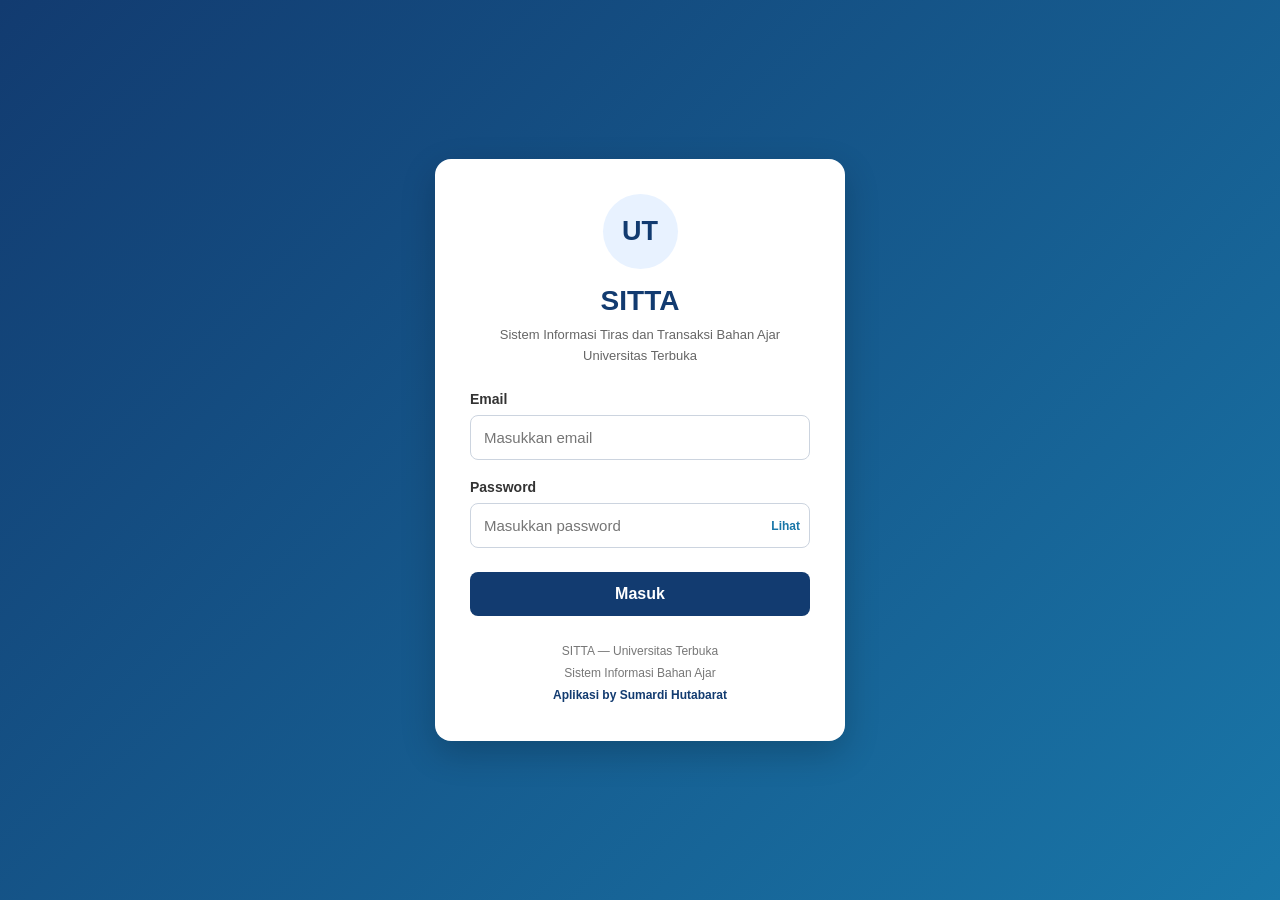
<file: index.html>
```html
<!DOCTYPE html>
<html lang="id">
<head>
    <meta charset="UTF-8">
    <meta name="viewport" content="width=device-width, initial-scale=1.0">

    <!-- Arahkan pengguna ke login jika belum masuk -->
    <script>
        if (!sessionStorage.getItem("sittaPenggunaAktif")) {
            window.location.replace("login.html");
        }
    </script>

    <title>SITTA - Sistem Informasi Tata Bahan Ajar</title>

    <style>
        :root {
            --primary: #0b5cab;
            --primary-dark: #083d73;
            --secondary: #147d92;
            --background: #f3f6fb;
            --text: #243247;
            --muted: #667085;
            --white: #ffffff;
            --border: #e4e9f0;
            --success: #16845b;
        }

        * {
            box-sizing: border-box;
            margin: 0;
            padding: 0;
            font-family: Arial, Helvetica, sans-serif;
        }

        body {
            min-height: 100vh;
            background: var(--background);
            color: var(--text);
        }

        .header {
            position: sticky;
            top: 0;
            z-index: 100;
            display: flex;
            align-items: center;
            justify-content: space-between;
            flex-wrap: wrap;
            gap: 18px;
            padding: 16px 5%;
            background: var(--white);
            box-shadow: 0 3px 12px rgba(15, 35, 65, 0.08);
        }

        .brand {
            display: flex;
            align-items: center;
            gap: 12px;
        }

        .brand-logo {
            display: flex;
            align-items: center;
            justify-content: center;
            width: 46px;
            height: 46px;
            border-radius: 12px;
            background: var(--primary);
            color: white;
            font-size: 20px;
            font-weight: bold;
        }

        .brand h1 {
            color: var(--primary-dark);
            font-size: 22px;
        }

        .brand p {
            margin-top: 4px;
            color: var(--muted);
            font-size: 12px;
        }

        .nav-menu {
            display: flex;
            flex-wrap: wrap;
            gap: 8px;
        }

        .nav-btn {
            padding: 10px 14px;
            border: none;
            border-radius: 8px;
            background: transparent;
            color: #475467;
            cursor: pointer;
            font-size: 13px;
            font-weight: bold;
        }

        .nav-btn:hover,
        .nav-btn.active {
            background: #e9f2ff;
            color: var(--primary);
        }

        .container {
            width: 100%;
            max-width: 1200px;
            margin: 0 auto;
            padding: 28px 20px 45px;
        }

        .page {
            display: none;
        }

        .page.active {
            display: block;
        }

        .hero {
            position: relative;
            overflow: hidden;
            padding: 38px;
            border-radius: 18px;
            background: linear-gradient(120deg, #0b3b75, #147d92);
            color: white;
        }

        .hero h2 {
            margin-bottom: 12px;
            font-size: 30px;
            line-height: 1.3;
        }

        .hero p {
            max-width: 650px;
            color: #e4efff;
            line-height: 1.8;
        }

        .hero button {
            margin-top: 22px;
            padding: 12px 18px;
            border: none;
            border-radius: 8px;
            background: white;
            color: var(--primary-dark);
            cursor: pointer;
            font-weight: bold;
        }

        .section-title {
            margin: 28px 0 16px;
            color: var(--primary-dark);
            font-size: 22px;
        }

        .stats-grid {
            display: grid;
            grid-template-columns: repeat(3, minmax(0, 1fr));
            gap: 18px;
            margin-top: 24px;
        }

        .stat-card,
        .panel,
        .menu-card {
            padding: 22px;
            border: 1px solid var(--border);
            border-radius: 14px;
            background: var(--white);
            box-shadow: 0 4px 14px rgba(15, 35, 65, 0.04);
        }

        .stat-card p {
            color: var(--muted);
            font-size: 14px;
        }

        .stat-card h3 {
            margin-top: 12px;
            color: var(--primary);
            font-size: 28px;
        }

        .menu-grid {
            display: grid;
            grid-template-columns: repeat(3, minmax(0, 1fr));
            gap: 16px;
        }

        .menu-card h3 {
            margin-bottom: 9px;
            color: var(--primary-dark);
            font-size: 17px;
        }

        .menu-card p {
            color: var(--muted);
            font-size: 13px;
            line-height: 1.7;
        }

        .menu-card button {
            margin-top: 15px;
            padding: 10px 14px;
            border: none;
            border-radius: 8px;
            background: var(--primary);
            color: white;
            cursor: pointer;
        }

        .panel {
            margin-top: 20px;
        }

        .panel h3 {
            margin-bottom: 18px;
            color: var(--primary-dark);
        }

        .form-group {
            margin-bottom: 17px;
        }

        label {
            display: block;
            margin-bottom: 8px;
            color: #344054;
            font-size: 14px;
            font-weight: bold;
        }

        input,
        select,
        textarea {
            width: 100%;
            padding: 12px 13px;
            border: 1px solid #d0d5dd;
            border-radius: 8px;
            outline: none;
            background: white;
            font-size: 14px;
        }

        input:focus,
        select:focus,
        textarea:focus {
            border-color: var(--secondary);
            box-shadow: 0 0 0 3px rgba(20, 125, 146, 0.1);
        }

        textarea {
            min-height: 90px;
            resize: vertical;
        }

        .primary-button {
            padding: 12px 18px;
            border: none;
            border-radius: 8px;
            background: var(--primary);
            color: white;
            cursor: pointer;
            font-size: 14px;
            font-weight: bold;
        }

        .primary-button:hover {
            background: var(--primary-dark);
        }

        .secondary-button {
            padding: 10px 15px;
            border: 1px solid var(--border);
            border-radius: 8px;
            background: white;
            color: var(--primary);
            cursor: pointer;
        }

        .catalog-grid {
            display: grid;
            grid-template-columns: repeat(3, minmax(0, 1fr));
            gap: 18px;
            margin-top: 20px;
        }

        .book-card {
            overflow: hidden;
            border: 1px solid var(--border);
            border-radius: 14px;
            background: white;
        }

        .book-cover {
            display: flex;
            align-items: center;
            justify-content: center;
            min-height: 130px;
            padding: 20px;
            background: #eaf2fc;
            color: var(--primary);
            text-align: center;
            font-size: 18px;
            font-weight: bold;
        }

        .book-info {
            padding: 18px;
        }

        .book-info h3 {
            margin-bottom: 10px;
            color: var(--primary-dark);
            font-size: 16px;
        }

        .book-info p {
            margin-bottom: 7px;
            color: var(--muted);
            font-size: 13px;
        }

        .book-info button {
            width: 100%;
            margin-top: 12px;
        }

        .result-box {
            margin-top: 20px;
            padding: 18px;
            border: 1px solid var(--border);
            border-radius: 10px;
            background: #f8fafc;
            line-height: 1.8;
            overflow-wrap: anywhere;
        }

        .result-box:empty {
            display: none;
        }

        .footer {
            padding: 22px 15px;
            background: white;
            color: var(--muted);
            text-align: center;
            font-size: 12px;
            line-height: 1.8;
        }

        .footer strong {
            color: var(--primary);
        }

        .logout-button {
            padding: 10px 14px;
            border: 1px solid #f0caca;
            border-radius: 8px;
            background: #fff4f4;
            color: #b42318;
            cursor: pointer;
            font-size: 13px;
            font-weight: bold;
        }

        @media (max-width: 850px) {
            .header {
                align-items: flex-start;
                flex-direction: column;
            }

            .stats-grid,
            .menu-grid,
            .catalog-grid {
                grid-template-columns: repeat(2, minmax(0, 1fr));
            }
        }

        @media (max-width: 550px) {
            .hero {
                padding: 25px;
            }

            .hero h2 {
                font-size: 24px;
            }

            .stats-grid,
            .menu-grid,
            .catalog-grid {
                grid-template-columns: 1fr;
            }

            .nav-menu {
                width: 100%;
            }

            .nav-btn {
                padding: 9px;
            }
        }
    </style>
</head>

<body>

    <header class="header">
        <div class="brand">
            <div class="brand-logo">UT</div>
            <div>
                <h1>SITTA</h1>
                <p>Sistem Informasi Tata Bahan Ajar</p>
            </div>
        </div>

        <nav class="nav-menu" aria-label="Navigasi utama">
            <button class="nav-btn active" data-page="dashboard">Dashboard</button>
            <button class="nav-btn" data-page="katalog">Katalog</button>
            <button class="nav-btn" data-page="tracking">Tracking</button>
            <button class="nav-btn" data-page="pemesanan">Pemesanan</button>
            <button class="logout-button" id="tombolLogout">Keluar</button>
        </nav>
    </header>

    <main class="container">

        <!-- HALAMAN DASHBOARD -->
        <section class="page active" id="dashboard">
            <div class="hero">
                <h2 id="sapaanDashboard">Selamat Datang di SITTA</h2>
                <p>
                    Kelola informasi bahan ajar, lihat ketersediaan stok,
                    lakukan pemesanan, dan periksa status pengiriman
                    bahan ajar melalui satu aplikasi.
                </p>
                <button type="button" onclick="window.bukaHalaman('katalog')">
                    Lihat Katalog Bahan Ajar
                </button>
            </div>

            <div class="stats-grid">
                <div class="stat-card">
                    <p>Jenis Bahan Ajar</p>
                    <h3 id="totalBahanAjar">0</h3>
                </div>

                <div class="stat-card">
                    <p>Total Stok</p>
                    <h3 id="totalStok">0</h3>
                </div>

                <div class="stat-card">
                    <p>Total Pesanan Sesi Ini</p>
                    <h3 id="totalPesanan">0</h3>
                </div>
            </div>

            <h2 class="section-title">Menu SITTA</h2>

            <div class="menu-grid">
                <div class="menu-card">
                    <h3>Informasi Bahan Ajar</h3>
                    <p>Lihat informasi dan daftar bahan ajar yang tersedia.</p>
                    <button type="button" onclick="window.bukaHalaman('katalog')">
                        Buka Katalog
                    </button>
                </div>

                <div class="menu-card">
                    <h3>Tracking Pengiriman</h3>
                    <p>Periksa status pengiriman menggunakan nomor Delivery Order.</p>
                    <button type="button" onclick="window.bukaHalaman('tracking')">
                        Lacak Pengiriman
                    </button>
                </div>

                <div class="menu-card">
                    <h3>Laporan dan Pemesanan</h3>
                    <p>Masukkan data pemesanan bahan ajar melalui formulir aplikasi.</p>
                    <button type="button" onclick="window.bukaHalaman('pemesanan')">
                        Buka Pemesanan
                    </button>
                </div>
            </div>
        </section>

        <!-- HALAMAN KATALOG -->
        <section class="page" id="katalog">
            <h2 class="section-title">Informasi Bahan Ajar</h2>

            <div class="panel">
                <div class="form-group">
                    <label for="pencarianBahanAjar">Cari Bahan Ajar</label>
                    <input
                        type="search"
                        id="pencarianBahanAjar"
                        placeholder="Cari berdasarkan kode atau nama bahan ajar..."
                    >
                </div>

                <p style="color:#667085;font-size:13px;line-height:1.7">
                    Daftar bahan ajar ditampilkan berdasarkan data pada
                    file data.js.
                </p>
            </div>

            <div id="daftarKatalog" class="catalog-grid"></div>
        </section>

        <!-- HALAMAN TRACKING -->
        <section class="page" id="tracking">
            <h2 class="section-title">Tracking Pengiriman Bahan Ajar</h2>

            <div class="panel">
                <h3>Periksa Status Delivery Order</h3>

                <form id="formTracking">
                    <div class="form-group">
                        <label for="nomorDO">Nomor Delivery Order (DO)</label>
                        <input
                            type="text"
                            id="nomorDO"
                            placeholder="Masukkan nomor DO"
                            required
                        >
                    </div>

                    <button type="submit" class="primary-button">
                        Lacak Pengiriman
                    </button>
                </form>

                <div id="hasilTracking" class="result-box" aria-live="polite"></div>
            </div>
        </section>

        <!-- HALAMAN PEMESANAN -->
        <section class="page" id="pemesanan">
            <h2 class="section-title">Pemesanan Bahan Ajar</h2>

            <div class="panel">
                <h3>Formulir Pemesanan</h3>

                <form id="formPemesanan">
                    <div class="form-group">
                        <label for="namaPemesan">Nama Pemesan</label>
                        <input
                            type="text"
                            id="namaPemesan"
                            placeholder="Masukkan nama lengkap"
                            required
                        >
                    </div>

                    <div class="form-group">
                        <label for="emailPemesan">Email</label>
                        <input
                            type="email"
                            id="emailPemesan"
                            placeholder="nama@email.com"
                            required
                        >
                    </div>

                    <div class="form-group">
                        <label for="pilihBuku">Pilih Bahan Ajar</label>
                        <select id="pilihBuku" required>
                            <option value="">Pilih bahan ajar</option>
                        </select>
                    </div>

                    <div class="form-group">
                        <label for="jumlahBuku">Jumlah</label>
                        <input
                            type="number"
                            id="jumlahBuku"
                            min="1"
                            value="1"
                            required
                        >
                    </div>

                    <div class="form-group">
                        <label for="catatan">Catatan</label>
                        <textarea
                            id="catatan"
                            placeholder="Catatan tambahan jika ada"
                        ></textarea>
                    </div>

                    <button type="submit" class="primary-button">
                        Kirim Pesanan
                    </button>
                </form>

                <div id="hasilPemesanan" class="result-box" aria-live="polite"></div>
            </div>
        </section>

    </main>

    <footer class="footer">
        SITTA · Sistem Informasi Tata Bahan Ajar
        <br>
        Aplikasi dibuat oleh <strong>Sumardi Hutabarat</strong>
    </footer>

    <!-- Data dan logika aplikasi tetap memakai file terpisah -->
    <script src="data.js"></script>
    <script src="script.js"></script>

    <script>
        // Navigasi antarmenu
        window.bukaHalaman = function (namaHalaman) {
            const halamanTujuan = document.getElementById(namaHalaman);

            if (!halamanTujuan) {
                return;
            }

            document.querySelectorAll(".page").forEach(function (halaman) {
                halaman.classList.remove("active");
            });

            halamanTujuan.classList.add("active");

            document.querySelectorAll(".nav-btn").forEach(function (tombol) {
                tombol.classList.toggle(
                    "active",
                    tombol.dataset.page === namaHalaman
                );
            });

            window.scrollTo({ top: 0, behavior: "smooth" });
        };

        document.querySelectorAll(".nav-btn").forEach(function (tombol) {
            tombol.addEventListener("click", function () {
                window.bukaHalaman(this.dataset.page);
            });
        });

        // Sapaan sesuai waktu lokal dan nama pengguna yang login
        (function () {
            const jam = new Date().getHours();
            let sapaan = "Selamat Malam";

            if (jam >= 4 && jam < 11) {
                sapaan = "Selamat Pagi";
            } else if (jam >= 11 && jam < 15) {
                sapaan = "Selamat Siang";
            } else if (jam >= 15 && jam < 18) {
                sapaan = "Selamat Sore";
            }

            let nama = "";

            try {
                const pengguna = JSON.parse(
                    sessionStorage.getItem("sittaPenggunaAktif") || "null"
                );

                if (pengguna && pengguna.nama) {
                    nama = ", " + pengguna.nama;
                }
            } catch (error) {
                nama = "";
            }

            document.getElementById("sapaanDashboard").textContent =
                sapaan + nama + "!";
        })();

        // Keluar dari aplikasi dan kembali ke halaman login
        document.getElementById("tombolLogout").addEventListener("click", function () {
            sessionStorage.removeItem("sittaPenggunaAktif");
            window.location.replace("login.html");
        });

        // Pencarian sederhana pada katalog
        document.getElementById("pencarianBahanAjar")
            .addEventListener("input", function () {
                const kataKunci = this.value.trim().toLowerCase();

                document.querySelectorAll("#daftarKatalog .book-card")
                    .forEach(function (kartu) {
                        kartu.style.display =
                            kartu.textContent.toLowerCase().includes(kataKunci)
                                ? ""
                                : "none";
                    });
            });

        // Tampilkan katalog berdasarkan dataBahanAjar dari data.js
        (function () {
            if (typeof dataBahanAjar === "undefined"
                || !Array.isArray(dataBahanAjar)) {
                document.getElementById("daftarKatalog").innerHTML =
                    "<p>Data bahan ajar tidak ditemukan. Periksa file data.js.</p>";
                return;
            }

            const daftarKatalog = document.getElementById("daftarKatalog");
            const pilihanBuku = document.getElementById("pilihBuku");
            let jumlahStok = 0;

            dataBahanAjar.forEach(function (bahan, indeks) {
                const stok = Number(bahan.stok) || 0;
                jumlahStok += stok;

                const kartu = document.createElement("article");
                kartu.className = "book-card";

                const sampul = document.createElement("div");
                sampul.className = "book-cover";
                sampul.textContent = bahan.namaBarang || "Bahan Ajar";

                const info = document.createElement("div");
                info.className = "book-info";

                const judul = document.createElement("h3");
                judul.textContent = bahan.namaBarang || "-";

                const kode = document.createElement("p");
                kode.textContent = "Kode: " + (bahan.kodeBarang || "-");

                const lokasi = document.createElement("p");
                lokasi.textContent = "Kode lokasi: " + (bahan.kodeLokasi || "-");

                const jenis = document.createElement("p");
                jenis.textContent = "Jenis: " + (bahan.jenisBarang || "-");

                const edisi = document.createElement("p");
                edisi.textContent = "Edisi: " + (bahan.edisi || "-");

                const stokTeks = document.createElement("p");
                stokTeks.textContent = "Stok tersedia: " + stok;

                const tombol = document.createElement("button");
                tombol.type = "button";
                tombol.className = "primary-button";
                tombol.textContent = "Pesan Bahan Ajar";
                tombol.addEventListener("click", function () {
                    pilihanBuku.value = String(indeks);
                    window.bukaHalaman("pemesanan");
                    pilihanBuku.focus();
                });

                info.append(judul, kode, lokasi, jenis, edisi, stokTeks, tombol);
                kartu.append(sampul, info);
                daftarKatalog.appendChild(kartu);

                const opsi = document.createElement("option");
                opsi.value = String(indeks);
                opsi.textContent =
                    (bahan.kodeBarang || "") + " - " +
                    (bahan.namaBarang || "Bahan Ajar") +
                    " (Stok: " + stok + ")";

                pilihanBuku.appendChild(opsi);
            });

            document.getElementById("totalBahanAjar").textContent =
                dataBahanAjar.length;

            document.getElementById("totalStok").textContent =
                jumlahStok.toLocaleString("id-ID");
        })();

        // Ringkasan jumlah pesanan selama sesi browser berlangsung
        window.addEventListener("sittaPesananBerubah", function (event) {
            document.getElementById("totalPesanan").textContent =
                event.detail && Number.isFinite(event.detail.total)
                    ? event.detail.total
                    : document.getElementById("totalPesanan").textContent;
        });
    </script>

</body>
</html>
```
</file>
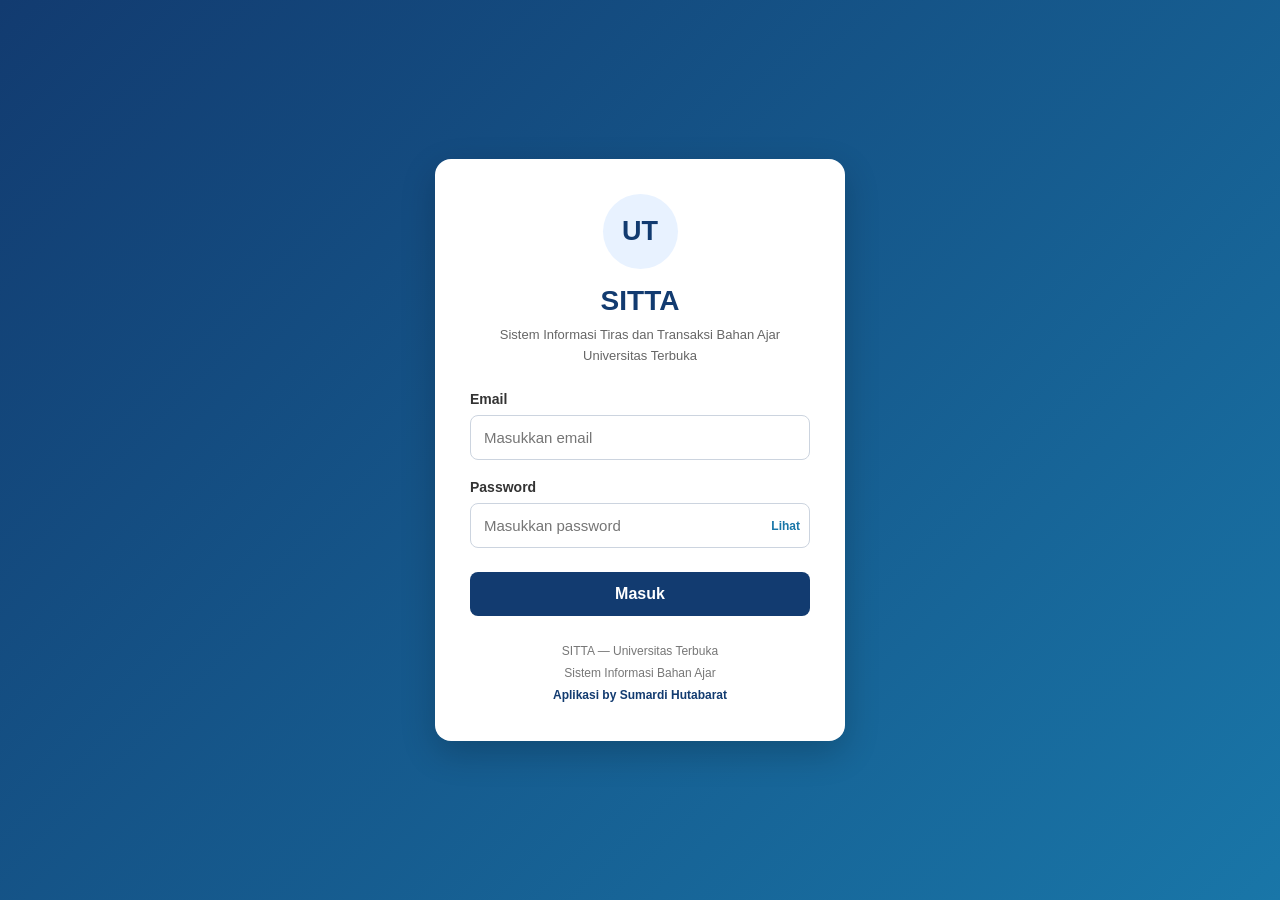
<file: dashboard.html>
```html
<!DOCTYPE html>
<html lang="id">
<head>
    <meta charset="UTF-8">
    <meta name="viewport" content="width=device-width, initial-scale=1.0">
    <title>Dashboard SITTA - Universitas Terbuka</title>

    <style>
        :root {
            --biru: #174d83;
            --biru-gelap: #10365e;
            --biru-muda: #eaf3fc;
            --latar: #f3f6fb;
            --teks: #263548;
            --abu: #64748b;
            --garis: #e2e8f0;
            --putih: #ffffff;
        }

        * {
            box-sizing: border-box;
            margin: 0;
            padding: 0;
        }

        body {
            font-family: Arial, Helvetica, sans-serif;
            background: var(--latar);
            color: var(--teks);
        }

        header {
            background: var(--biru-gelap);
            color: white;
            padding: 18px 5%;
            display: flex;
            align-items: center;
            justify-content: space-between;
            gap: 15px;
            flex-wrap: wrap;
        }

        .brand {
            display: flex;
            align-items: center;
            gap: 12px;
        }

        .brand-icon {
            width: 48px;
            height: 48px;
            border-radius: 10px;
            background: white;
            color: var(--biru);
            display: grid;
            place-items: center;
            font-size: 27px;
        }

        .brand h1 {
            font-size: 23px;
            margin-bottom: 5px;
        }

        .brand p {
            font-size: 12px;
            color: #dceafa;
        }

        .header-right {
            display: flex;
            align-items: center;
            gap: 15px;
        }

        #headerUser {
            font-size: 14px;
        }

        .logout {
            background: transparent;
            border: 1px solid white;
            border-radius: 7px;
            color: white;
            padding: 10px 15px;
            cursor: pointer;
        }

        .logout:hover {
            background: white;
            color: var(--biru-gelap);
        }

        main {
            max-width: 1200px;
            margin: 28px auto;
            padding: 0 22px 40px;
        }

        /* GREETING */
        .welcome {
            background: linear-gradient(120deg, #174d83, #2878b9);
            color: white;
            padding: 30px;
            border-radius: 15px;
            margin-bottom: 30px;
            box-shadow: 0 6px 18px #174d8318;
        }

        .welcome .date {
            color: #dceafa;
            font-size: 13px;
            margin-bottom: 12px;
        }

        .welcome h2 {
            font-size: 28px;
            margin-bottom: 12px;
        }

        .welcome p {
            font-size: 14px;
            line-height: 1.7;
        }

        /* MENU */
        .section-heading {
            display: flex;
            justify-content: space-between;
            align-items: center;
            flex-wrap: wrap;
            gap: 10px;
            margin-bottom: 17px;
        }

        .section-heading h2 {
            font-size: 21px;
        }

        .section-heading span {
            font-size: 13px;
            color: var(--abu);
        }

        .menu-grid {
            display: grid;
            grid-template-columns: repeat(3, minmax(0, 1fr));
            gap: 18px;
        }

        .menu-card {
            display: flex;
            align-items: flex-start;
            gap: 14px;
            min-height: 145px;
            padding: 22px 18px;
            background: white;
            border: 1px solid var(--garis);
            border-radius: 13px;
            color: var(--teks);
            text-decoration: none;
            transition: 0.2s;
            box-shadow: 0 3px 10px #14325008;
        }

        .menu-card:hover {
            transform: translateY(-3px);
            border-color: #83b4e5;
            box-shadow: 0 8px 20px #14325012;
        }

        .menu-icon {
            width: 48px;
            height: 48px;
            flex-shrink: 0;
            display: grid;
            place-items: center;
            background: var(--biru-muda);
            border-radius: 12px;
            font-size: 25px;
        }

        .menu-content h3 {
            color: var(--biru);
            font-size: 15px;
            line-height: 1.5;
            margin-bottom: 8px;
        }

        .menu-content p {
            color: var(--abu);
            font-size: 13px;
            line-height: 1.6;
        }

        /* TRACKING */
        .panel {
            background: white;
            border: 1px solid var(--garis);
            border-radius: 14px;
            padding: 26px;
            margin-top: 30px;
            box-shadow: 0 3px 10px #14325008;
        }

        .panel h2 {
            font-size: 21px;
            margin-bottom: 10px;
        }

        .description {
            color: var(--abu);
            font-size: 14px;
            line-height: 1.7;
            margin-bottom: 20px;
        }

        .search-form {
            display: flex;
            gap: 10px;
        }

        .search-form input {
            flex: 1;
            min-width: 0;
            padding: 14px;
            border: 1px solid #cbd5e1;
            border-radius: 8px;
            font-size: 14px;
            outline: none;
        }

        .search-form input:focus {
            border-color: #2878b9;
            box-shadow: 0 0 0 3px #2878b91c;
        }

        .search-form button {
            border: none;
            border-radius: 8px;
            background: var(--biru);
            color: white;
            font-weight: bold;
            padding: 0 27px;
            cursor: pointer;
        }

        .search-form button:hover {
            background: var(--biru-gelap);
        }

        .message {
            padding: 14px 16px;
            margin-top: 18px;
            background: #f8fafc;
            border: 1px solid var(--garis);
            border-radius: 8px;
            color: var(--abu);
            font-size: 14px;
            line-height: 1.6;
        }

        .message.error {
            color: #b91c1c;
            background: #fef2f2;
            border-color: #fecaca;
        }

        .results {
            display: none;
            margin-top: 25px;
            padding-top: 23px;
            border-top: 1px solid var(--garis);
        }

        .result-heading {
            display: flex;
            justify-content: space-between;
            align-items: flex-start;
            flex-wrap: wrap;
            gap: 14px;
            margin-bottom: 22px;
        }

        .result-heading h3 {
            font-size: 19px;
            margin-bottom: 8px;
        }

        .result-heading p {
            font-size: 14px;
            color: var(--abu);
        }

        .status {
            display: inline-block;
            border-radius: 20px;
            padding: 8px 13px;
            font-size: 12px;
            font-weight: bold;
            color: #1d4ed8;
            background: #dbeafe;
        }

        .status.selesai {
            color: #166534;
            background: #dcfce7;
        }

        .progress-label {
            font-size: 14px;
            font-weight: bold;
        }

        .progress-track {
            height: 11px;
            margin: 12px 0 8px;
            border-radius: 20px;
            overflow: hidden;
            background: #e2e8f0;
        }

        .progress-fill {
            height: 100%;
            width: 0;
            border-radius: 20px;
            background: #16a34a;
            transition: width 0.35s;
        }

        .progress-caption {
            color: var(--abu);
            font-size: 12px;
            margin-bottom: 22px;
        }

        .detail-grid {
            display: grid;
            grid-template-columns: repeat(2, minmax(0, 1fr));
            gap: 13px;
        }

        .detail-item {
            padding: 16px;
            background: #f7f9fc;
            border-radius: 9px;
            overflow-wrap: anywhere;
        }

        .detail-label {
            color: var(--abu);
            font-size: 12px;
            margin-bottom: 8px;
        }

        .detail-value {
            font-size: 14px;
            font-weight: bold;
        }

        /* DETAIL PEMESANAN */
        .subsection {
            margin-top: 27px;
        }

        .subsection h3 {
            font-size: 17px;
            margin-bottom: 14px;
        }

        .table-wrap {
            width: 100%;
            overflow-x: auto;
        }

        table {
            width: 100%;
            border-collapse: collapse;
            font-size: 13px;
        }

        th, td {
            border: 1px solid var(--garis);
            padding: 12px;
            text-align: left;
            vertical-align: top;
        }

        th {
            background: var(--biru-muda);
            color: var(--biru-gelap);
        }

        .order-summary {
            margin-top: 15px;
            padding: 16px;
            background: #f7f9fc;
            border-radius: 9px;
            font-size: 14px;
            line-height: 1.8;
        }

        .order-total {
            color: var(--biru);
            font-size: 17px;
            font-weight: bold;
            margin-top: 5px;
        }

        /* HISTORI */
        .history-item {
            border-left: 3px solid #2878b9;
            padding: 0 0 20px 17px;
            margin-left: 5px;
        }

        .history-item:last-child {
            padding-bottom: 0;
        }

        .history-time {
            color: var(--abu);
            font-size: 12px;
            margin-bottom: 6px;
        }

        .history-text {
            font-size: 14px;
            line-height: 1.6;
        }

        footer {
            padding: 23px 15px;
            background: white;
            border-top: 1px solid var(--garis);
            color: var(--abu);
            text-align: center;
            font-size: 12px;
            line-height: 1.7;
        }

        @media (max-width: 900px) {
            .menu-grid {
                grid-template-columns: repeat(2, minmax(0, 1fr));
            }
        }

        @media (max-width: 600px) {
            header {
                padding: 15px;
            }

            .brand h1 {
                font-size: 20px;
            }

            #headerUser {
                display: none;
            }

            main {
                margin-top: 18px;
                padding: 0 13px 28px;
            }

            .welcome {
                padding: 23px 20px;
            }

            .welcome h2 {
                font-size: 23px;
            }

            .menu-grid,
            .detail-grid {
                grid-template-columns: 1fr;
            }

            .menu-card {
                min-height: auto;
            }

            .panel {
                padding: 19px;
            }

            .search-form {
                flex-direction: column;
            }

            .search-form button {
                padding: 14px;
            }
        }
    </style>
</head>

<body>

    <header>
        <div class="brand">
            <div class="brand-icon">🎓</div>
            <div>
                <h1>SITTA</h1>
                <p>Sistem Informasi Tiras dan Transaksi Bahan Ajar</p>
            </div>
        </div>

        <div class="header-right">
            <span id="headerUser">Pengguna SITTA</span>
            <button type="button" class="logout" id="logoutButton">
                Keluar
            </button>
        </div>
    </header>

    <main>

        <!-- GREETING -->
        <section class="welcome">
            <p class="date" id="dateInfo"></p>
            <h2 id="greeting">Selamat datang!</h2>
            <p>
                Selamat datang di Dashboard Menu Utama SITTA.
                Silakan pilih menu yang ingin digunakan untuk mengakses
                informasi bahan ajar, pemesanan, dan pengiriman.
            </p>
        </section>

        <!-- ENAM MENU UTAMA -->
        <section>
            <div class="section-heading">
                <h2>Menu Utama</h2>
                <span>Pilih menu untuk melanjutkan</span>
            </div>

            <div class="menu-grid">

                <a class="menu-card" href="stok.html">
                    <div class="menu-icon">📚</div>
                    <div class="menu-content">
                        <h3>Informasi Bahan Ajar</h3>
                        <p>Melihat informasi, jenis, dan ketersediaan stok bahan ajar.</p>
                    </div>
                </a>

                <a class="menu-card" href="#tracking">
                    <div class="menu-icon">📦</div>
                    <div class="menu-content">
                        <h3>Tracking Pengiriman</h3>
                        <p>Mencari status pengiriman berdasarkan nomor DO.</p>
                    </div>
                </a>

                <a class="menu-card" href="laporan.html">
                    <div class="menu-icon">📊</div>
                    <div class="menu-content">
                        <h3>Laporan</h3>
                        <p>Melihat informasi laporan transaksi bahan ajar.</p>
                    </div>
                </a>

                

                <a class="menu-card" href="histori.html">
                    <div class="menu-icon">🕘</div>
                    <div class="menu-content">
                        <h3>Histori Transaksi Bahan Ajar</h3>
                        <p>Melihat riwayat transaksi bahan ajar.</p>
                    </div>
                </a>

            </div>
        </section>

        <!-- PENCARIAN TRACKING DAN PEMESANAN -->
        <section class="panel" id="tracking">
            <h2>Tracking dan Pemesanan Bahan Ajar</h2>
            <p class="description">
                Masukkan nomor Delivery Order (DO) untuk melihat data
                pemesanan, nama mahasiswa, rincian bahan ajar, total
                pembayaran, status pengiriman, ekspedisi, dan histori perjalanan.
            </p>

            <form class="search-form" id="trackingForm">
                <input
                    type="text"
                    id="nomorDO"
                    placeholder="Masukkan Nomor DO, contoh: 2023001234"
                    aria-label="Nomor Delivery Order"
                    required
                >
                <button type="submit">Cari DO</button>
            </form>

            <div class="message" id="message" aria-live="polite">
                Silakan masukkan nomor DO untuk mencari data pemesanan
                dan tracking pengiriman.
            </div>

            <div class="results" id="results">

                <div class="result-heading">
                    <div>
                        <h3 id="resultDO"></h3>
                        <p id="resultNamaHeader"></p>
                    </div>
                    <span class="status" id="resultStatus"></span>
                </div>

                <p class="progress-label">Progress Pengiriman</p>
                <div class="progress-track">
                    <div class="progress-fill" id="progressFill"></div>
                </div>
                <p class="progress-caption" id="progressCaption"></p>

                <!-- INFORMASI PENGIRIMAN -->
                <div class="detail-grid">
                    <div class="detail-item">
                        <div class="detail-label">Nama Mahasiswa</div>
                        <div class="detail-value" id="detailNama"></div>
                    </div>

                    <div class="detail-item">
                        <div class="detail-label">Ekspedisi</div>
                        <div class="detail-value" id="detailEkspedisi"></div>
                    </div>

                    <div class="detail-item">
                        <div class="detail-label">Tanggal Kirim</div>
                        <div class="detail-value" id="detailTanggal"></div>
                    </div>

                    <div class="detail-item">
                        <div class="detail-label">Kode Lokasi / Paket</div>
                        <div class="detail-value" id="detailPaket"></div>
                    </div>

                    <div class="detail-item">
                        <div class="detail-label">Total Pembayaran</div>
                        <div class="detail-value" id="detailTotal"></div>
                    </div>

                    <div class="detail-item">
                        <div class="detail-label">Status Pesanan</div>
                        <div class="detail-value" id="detailStatusPesanan"></div>
                    </div>
                </div>

                <!-- RINCIAN PEMESANAN -->
                <div class="subsection">
                    <h3>Detail Pemesanan Bahan Ajar</h3>
                    <div id="orderInfo"></div>
                    <div class="table-wrap">
                        <table>
                            <thead>
                                <tr>
                                    <th>Kode Barang</th>
                                    <th>Nama Bahan Ajar</th>
                                    <th>Jumlah</th>
                                    <th>Harga Satuan</th>
                                    <th>Subtotal</th>
                                </tr>
                            </thead>
                            <tbody id="orderTableBody"></tbody>
                        </table>
                    </div>
                    <div class="order-summary" id="orderSummary"></div>
                </div>

                <!-- HISTORI PENGIRIMAN -->
                <div class="subsection">
                    <h3>Histori Perjalanan Pengiriman</h3>
                    <div id="historyList"></div>
                </div>

            </div>
        </section>

    </main>

    <footer>
        SITTA — Sistem Informasi Tiras dan Transaksi Bahan Ajar
        <br>
        Universitas Terbuka
    </footer>

    <!-- Data bersumber dari data.js -->
    <script src="./data.js"></script>

    <script>
        // =========================================
        // 1. PERIKSA SESI LOGIN
        // =========================================
        const sesi = sessionStorage.getItem("sittaPenggunaAktif");

        if (!sesi) {
            window.location.replace("./login.html");
        }

        let penggunaAktif = null;

        try {
            penggunaAktif = JSON.parse(sesi || "null");
        } catch (error) {
            penggunaAktif = null;
        }

        // =========================================
        // 2. GREETING SESUAI WAKTU LOKAL
        // =========================================
        function tampilkanGreeting() {
            const sekarang = new Date();
            const jam = sekarang.getHours();
            let sapaan;

            if (jam >= 4 && jam < 11) {
                sapaan = "Selamat pagi";
            } else if (jam >= 11 && jam < 15) {
                sapaan = "Selamat siang";
            } else if (jam >= 15 && jam < 18) {
                sapaan = "Selamat sore";
            } else {
                sapaan = "Selamat malam";
            }

            const nama = penggunaAktif && penggunaAktif.nama
                ? penggunaAktif.nama
                : "Pengguna SITTA";

            document.getElementById("greeting").textContent =
                sapaan + ", " + nama + "!";

            document.getElementById("headerUser").textContent = nama;

            document.getElementById("dateInfo").textContent =
                sekarang.toLocaleDateString("id-ID", {
                    weekday: "long",
                    day: "numeric",
                    month: "long",
                    year: "numeric"
                });
        }

        tampilkanGreeting();

        // =========================================
        // 3. KELUAR DARI APLIKASI
        // =========================================
        document.getElementById("logoutButton")
            .addEventListener("click", function () {
                sessionStorage.removeItem("sittaPenggunaAktif");
                window.location.replace("./login.html");
            });

        // =========================================
        // 4. FORMAT RUPIAH DAN TANGGAL
        // =========================================
        function formatRupiah(nilai) {
            return "Rp " + Number(nilai || 0).toLocaleString("id-ID");
        }

        function formatTanggal(nilai) {
            if (!nilai) return "-";

            const tanggal = new Date(nilai + "T00:00:00");

            if (Number.isNaN(tanggal.getTime())) {
                return nilai;
            }

            return tanggal.toLocaleDateString("id-ID", {
                day: "numeric",
                month: "long",
                year: "numeric"
            });
        }

        // =========================================
        // 5. TAMPILKAN DETAIL PEMESANAN
        // =========================================
        function tampilkanPemesanan(nomor, tracking) {
            const tbody = document.getElementById("orderTableBody");
            const orderInfo = document.getElementById("orderInfo");
            const orderSummary = document.getElementById("orderSummary");

            tbody.replaceChildren();
            orderInfo.replaceChildren();
            orderSummary.replaceChildren();

            const pesanan = typeof dataPemesanan !== "undefined"
                ? dataPemesanan[nomor]
                : null;

            if (!pesanan) {
                const pesan = document.createElement("p");
                pesan.className = "message";
                pesan.textContent =
                    "Data pemesanan untuk nomor DO ini belum tersedia.";
                orderInfo.appendChild(pesan);

                document.getElementById("detailStatusPesanan").textContent = "-";
                return;
            }

            const tanggalPesan = document.createElement("p");
            tanggalPesan.className = "description";
            tanggalPesan.textContent =
                "Tanggal pemesanan: " +
                formatTanggal(pesanan.tanggalPesan);

            orderInfo.appendChild(tanggalPesan);

            const daftar = Array.isArray(pesanan.daftarPesanan)
                ? pesanan.daftarPesanan
                : [];

            daftar.forEach(function (barang) {
                const baris = document.createElement("tr");

                const nilai = [
                    barang.kodeBarang || "-",
                    barang.namaBarang || "-",
                    barang.jumlah ?? 0,
                    formatRupiah(barang.harga),
                    formatRupiah(
                        barang.subtotal ??
                        Number(barang.harga || 0) * Number(barang.jumlah || 0)
                    )
                ];

                nilai.forEach(function (teks) {
                    const td = document.createElement("td");
                    td.textContent = teks;
                    baris.appendChild(td);
                });

                tbody.appendChild(baris);
            });

            const totalItem = document.createElement("p");
            totalItem.textContent =
                "Jumlah seluruh bahan ajar: " +
                (pesanan.totalItem ??
                    daftar.reduce(function (total, barang) {
                        return total + Number(barang.jumlah || 0);
                    }, 0)) +
                " buku";

            const statusPesanan = document.createElement("p");
            statusPesanan.textContent =
                "Status pesanan: " + (pesanan.statusPesanan || "-");

            const totalBayar = document.createElement("p");
            totalBayar.className = "order-total";
            totalBayar.textContent =
                "Total pembayaran: " +
                formatRupiah(
                    pesanan.totalPembayaran ??
                    daftar.reduce(function (total, barang) {
                        return total +
                            Number(barang.subtotal ??
                                Number(barang.harga || 0) *
                                Number(barang.jumlah || 0));
                    }, 0)
                );

            orderSummary.appendChild(totalItem);
            orderSummary.appendChild(statusPesanan);
            orderSummary.appendChild(totalBayar);

            document.getElementById("detailStatusPesanan").textContent =
                pesanan.statusPesanan || "-";
        }

        // =========================================
        // 6. TAMPILKAN HISTORI TRACKING
        // =========================================
        function tampilkanHistori(tracking) {
            const historyList = document.getElementById("historyList");
            historyList.replaceChildren();

            const perjalanan = Array.isArray(tracking.perjalanan)
                ? tracking.perjalanan
                : [];

            if (perjalanan.length === 0) {
                const pesan = document.createElement("p");
                pesan.className = "message";
                pesan.textContent = "Belum ada histori perjalanan.";
                historyList.appendChild(pesan);
                return;
            }

            perjalanan.forEach(function (item) {
                const baris = document.createElement("div");
                baris.className = "history-item";

                const waktu = document.createElement("div");
                waktu.className = "history-time";
                waktu.textContent = item.waktu || "-";

                const keterangan = document.createElement("div");
                keterangan.className = "history-text";
                keterangan.textContent = item.keterangan || "-";

                baris.appendChild(waktu);
                baris.appendChild(keterangan);
                historyList.appendChild(baris);
            });
        }

        // =========================================
        // 7. PENCARIAN NOMOR DELIVERY ORDER
        // =========================================
        document.getElementById("trackingForm")
            .addEventListener("submit", function (event) {
                event.preventDefault();

                const nomor = document.getElementById("nomorDO")
                    .value.trim();

                const message = document.getElementById("message");
                const results = document.getElementById("results");

                results.style.display = "none";
                message.style.display = "block";
                message.classList.remove("error");

                if (!nomor) {
                    message.textContent =
                        "Silakan masukkan nomor DO terlebih dahulu.";
                    message.classList.add("error");
                    return;
                }

                if (typeof dataTracking === "undefined") {
                    message.textContent =
                        "Data tracking tidak ditemukan. Periksa file data.js.";
                    message.classList.add("error");
                    return;
                }

                const tracking = dataTracking[nomor];

                if (!tracking) {
                    message.textContent =
                        "Nomor DO " + nomor +
                        " tidak ditemukan pada data tracking.";
                    message.classList.add("error");
                    return;
                }

                // Informasi pengiriman
                const status = tracking.status || "Belum diketahui";
                const statusLower = status.toLowerCase();

                let progress = 25;

                if (
                    statusLower.includes("selesai") ||
                    statusLower.includes("diterima") ||
                    statusLower.includes("terkirim")
                ) {
                    progress = 100;
                } else if (
                    statusLower.includes("perjalanan") ||
                    statusLower.includes("dikirim")
                ) {
                    progress = 65;
                }

                document.getElementById("resultDO").textContent =
                    "Nomor DO: " + (tracking.nomorDO || nomor);

                document.getElementById("resultNamaHeader").textContent =
                    "Nama mahasiswa: " + (tracking.nama || "-");

                const badge = document.getElementById("resultStatus");
                badge.textContent = status;
                badge.classList.toggle("selesai", progress === 100);

                document.getElementById("progressFill").style.width =
                    progress + "%";

                document.getElementById("progressCaption").textContent =
                    progress + "% — " + status;

                document.getElementById("detailNama").textContent =
                    tracking.nama || "-";

                document.getElementById("detailEkspedisi").textContent =
                    tracking.ekspedisi || "-";

                document.getElementById("detailTanggal").textContent =
                    formatTanggal(tracking.tanggalKirim);

                document.getElementById("detailPaket").textContent =
                    tracking.paket || "-";

                document.getElementById("detailTotal").textContent =
                    tracking.total || "-";

                // Hubungkan dengan data pemesanan bernomor DO sama
                tampilkanPemesanan(nomor, tracking);

                // Tampilkan histori perjalanan
                tampilkanHistori(tracking);

                message.style.display = "none";
                results.style.display = "block";

                results.scrollIntoView({
                    behavior: "smooth",
                    block: "start"
                });
            });
    </script>

</body>
</html>
```
</file>
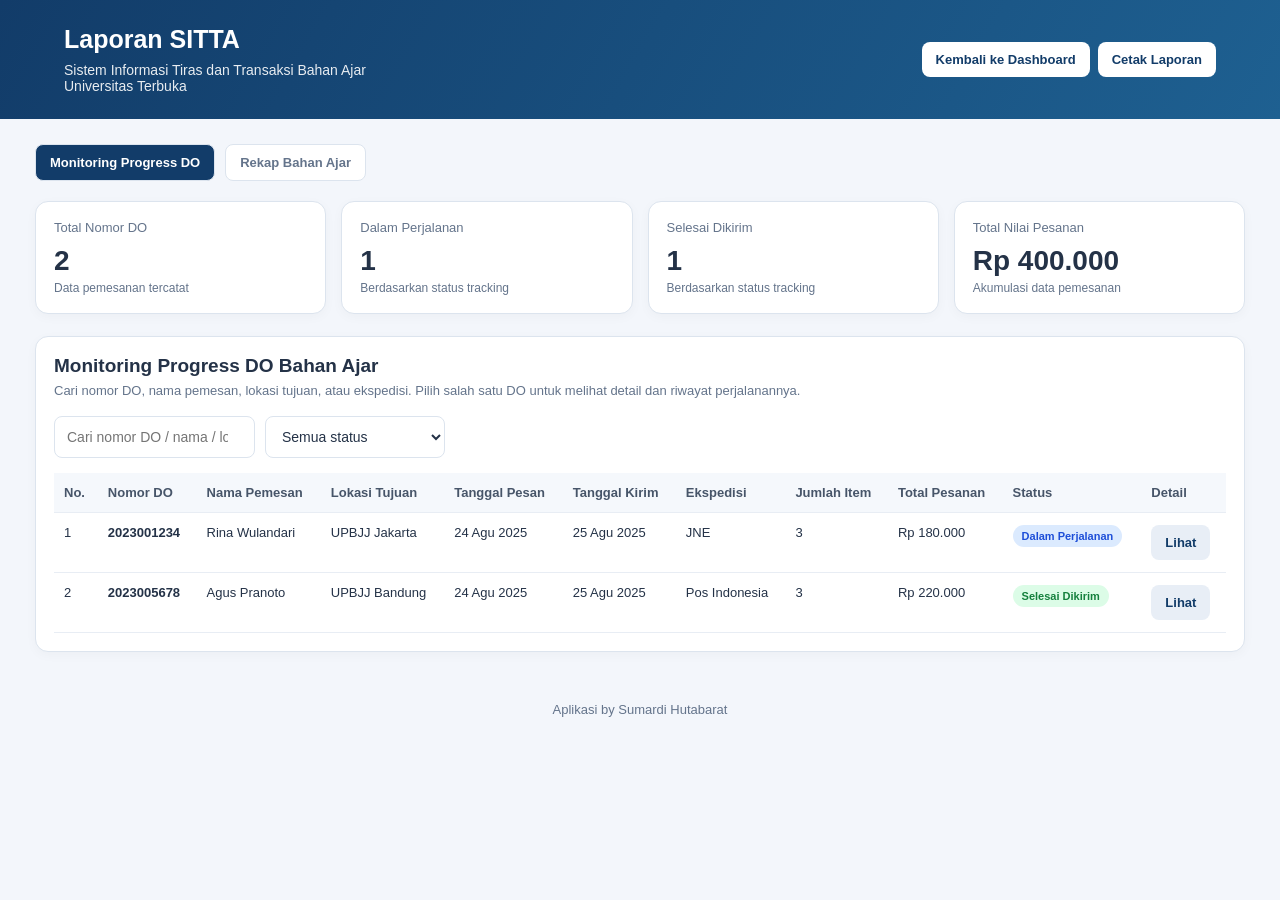
<file: laporan.html>
<!DOCTYPE html>
<html lang="id">
<head>
<meta charset="UTF-8">
<meta name="viewport" content="width=device-width, initial-scale=1.0">
<title>Laporan SITTA - Universitas Terbuka</title>
<script src="./data.js"></script>
<style>
:root {
  --primary:#123c69;
  --primary2:#1e6091;
  --bg:#f3f6fb;
  --text:#243247;
  --muted:#64748b;
  --border:#dce4ee;
  --green:#15803d;
  --orange:#b45309;
  --red:#b91c1c;
}
* { box-sizing:border-box; }
body {
  margin:0;
  font-family:Arial,Helvetica,sans-serif;
  background:var(--bg);
  color:var(--text);
}
header {
  background:linear-gradient(120deg,var(--primary),var(--primary2));
  color:white;
  padding:25px 5%;
}
.header-inner {
  max-width:1250px;
  margin:auto;
  display:flex;
  justify-content:space-between;
  align-items:center;
  gap:15px;
  flex-wrap:wrap;
}
header h1 { margin:0 0 8px; font-size:25px; }
header p { margin:0; opacity:.9; font-size:14px; }
button,.button {
  border:0;
  border-radius:8px;
  padding:10px 14px;
  cursor:pointer;
  font-weight:bold;
  font-size:13px;
  text-decoration:none;
  display:inline-block;
}
.btn-light { background:white; color:var(--primary); }
.btn-primary { background:var(--primary); color:white; }
.btn-secondary { background:#e8eef6; color:var(--primary); }
main {
  max-width:1250px;
  margin:25px auto;
  padding:0 20px;
}
.tabs {
  display:flex;
  flex-wrap:wrap;
  gap:10px;
  margin-bottom:20px;
}
.tab {
  background:white;
  color:var(--muted);
  border:1px solid var(--border);
}
.tab.active { background:var(--primary); color:white; }
.cards {
  display:grid;
  grid-template-columns:repeat(4,minmax(0,1fr));
  gap:15px;
  margin-bottom:22px;
}
.card,.panel {
  background:white;
  border:1px solid var(--border);
  border-radius:13px;
  padding:18px;
  box-shadow:0 3px 12px #0f172a08;
}
.card .label { color:var(--muted); font-size:13px; }
.card .number { font-size:28px; font-weight:bold; margin:10px 0 4px; }
.card .note { color:var(--muted); font-size:12px; }
.panel { margin-bottom:20px; }
.panel h2 { margin:0 0 6px; font-size:19px; }
.description { color:var(--muted); font-size:13px; margin:0 0 18px; }
.filters {
  display:flex;
  flex-wrap:wrap;
  gap:10px;
  margin:15px 0;
}
input,select {
  min-width:180px;
  padding:11px 12px;
  border:1px solid var(--border);
  border-radius:8px;
  background:white;
  color:var(--text);
  font-size:14px;
}
.table-wrap { overflow-x:auto; width:100%; }
table {
  width:100%;
  border-collapse:collapse;
  font-size:13px;
  min-width:760px;
}
th,td {
  border-bottom:1px solid #e8edf4;
  padding:12px 10px;
  text-align:left;
  vertical-align:top;
}
th {
  background:#f5f8fc;
  color:#475569;
  white-space:nowrap;
}
tbody tr:hover { background:#f8fbff; }
.badge {
  display:inline-block;
  border-radius:20px;
  padding:5px 9px;
  font-size:11px;
  font-weight:bold;
  white-space:nowrap;
}
.badge-green { background:#dcfce7; color:var(--green); }
.badge-orange { background:#fef3c7; color:var(--orange); }
.badge-blue { background:#dbeafe; color:#1d4ed8; }
.badge-red { background:#fee2e2; color:var(--red); }
.empty {
  padding:25px;
  text-align:center;
  color:var(--muted);
}
.detail {
  margin-top:15px;
  padding:16px;
  background:#f8fafc;
  border:1px solid var(--border);
  border-radius:10px;
}
.detail h3 { margin:0 0 12px; }
.detail-grid {
  display:grid;
  grid-template-columns:repeat(3,minmax(0,1fr));
  gap:12px;
}
.detail-item {
  padding:10px;
  background:white;
  border-radius:7px;
  border:1px solid var(--border);
  overflow-wrap:anywhere;
}
.detail-item small { display:block; color:var(--muted); margin-bottom:5px; }
.detail-item strong { font-size:13px; }
.progress-list { margin-top:15px; }
.progress-row {
  border-left:3px solid #93c5fd;
  margin:0 0 0 5px;
  padding:0 0 18px 16px;
}
.progress-row:last-child { padding-bottom:0; }
.progress-row strong { font-size:13px; }
.progress-row p { margin:5px 0; font-size:13px; line-height:1.5; }
.progress-row small { color:var(--muted); }
.section { display:none; }
.section.active { display:block; }
.total-line {
  display:flex;
  justify-content:space-between;
  gap:12px;
  flex-wrap:wrap;
  margin-top:15px;
  padding:13px;
  border-radius:8px;
  background:#eff6ff;
  font-weight:bold;
}
footer {
  text-align:center;
  color:var(--muted);
  padding:25px 12px;
  font-size:13px;
}
.notice {
  background:#fff7ed;
  border:1px solid #fed7aa;
  color:#9a3412;
  padding:12px;
  border-radius:8px;
  font-size:13px;
  margin-bottom:15px;
}
@media(max-width:850px) {
  .cards { grid-template-columns:repeat(2,minmax(0,1fr)); }
  .detail-grid { grid-template-columns:repeat(2,minmax(0,1fr)); }
}
@media(max-width:520px) {
  header h1 { font-size:21px; }
  .cards { grid-template-columns:1fr 1fr; gap:9px; }
  .card { padding:13px; }
  .card .number { font-size:23px; }
  main { padding:0 12px; }
  .detail-grid { grid-template-columns:1fr; }
}
@media print {
  body { background:white; }
  header { background:white !important; color:#111 !important; padding:10px 0; }
  header p { color:#333; }
  main { max-width:none; padding:0; margin:10px 0; }
  .tabs,.filters,.no-print,footer { display:none !important; }
  .section { display:block !important; }
  .panel,.card { box-shadow:none; break-inside:avoid; }
  .cards { grid-template-columns:repeat(4,1fr); }
  table { min-width:0; font-size:10px; }
  th,td { padding:6px 4px; }
  .table-wrap { overflow:visible; }
  .detail { break-inside:avoid; }
}
</style>
</head>
<body>

<header>
  <div class="header-inner">
    <div>
      <h1>Laporan SITTA</h1>
      <p>Sistem Informasi Tiras dan Transaksi Bahan Ajar</p>
      <p>Universitas Terbuka</p>
    </div>
    <div class="no-print" style="display:flex;gap:8px;flex-wrap:wrap">
      <a class="button btn-light" href="./dashboard.html">Kembali ke Dashboard</a>
      <button class="btn-light" onclick="window.print()">Cetak Laporan</button>
    </div>
  </div>
</header>

<main>
  <div id="errorData" class="notice" style="display:none"></div>

  <div class="tabs no-print">
    <button class="tab active" data-target="monitoring">Monitoring Progress DO</button>
    <button class="tab" data-target="rekap">Rekap Bahan Ajar</button>
  </div>

  <section id="monitoring" class="section active">
    <div class="cards">
      <div class="card">
        <div class="label">Total Nomor DO</div>
        <div class="number" id="totalDO">0</div>
        <div class="note">Data pemesanan tercatat</div>
      </div>
      <div class="card">
        <div class="label">Dalam Perjalanan</div>
        <div class="number" id="doPerjalanan">0</div>
        <div class="note">Berdasarkan status tracking</div>
      </div>
      <div class="card">
        <div class="label">Selesai Dikirim</div>
        <div class="number" id="doSelesai">0</div>
        <div class="note">Berdasarkan status tracking</div>
      </div>
      <div class="card">
        <div class="label">Total Nilai Pesanan</div>
        <div class="number" id="nilaiPesanan">Rp0</div>
        <div class="note">Akumulasi data pemesanan</div>
      </div>
    </div>

    <div class="panel">
      <h2>Monitoring Progress DO Bahan Ajar</h2>
      <p class="description">Cari nomor DO, nama pemesan, lokasi tujuan, atau ekspedisi. Pilih salah satu DO untuk melihat detail dan riwayat perjalanannya.</p>

      <div class="filters no-print">
        <input id="cariDO" type="search" placeholder="Cari nomor DO / nama / lokasi..." aria-label="Cari DO">
        <select id="filterStatus" aria-label="Filter status">
          <option value="">Semua status</option>
          <option value="Dalam Perjalanan">Dalam Perjalanan</option>
          <option value="Selesai Dikirim">Selesai Dikirim</option>
          <option value="Diproses">Diproses</option>
          <option value="Belum Ada Tracking">Belum Ada Tracking</option>
        </select>
      </div>

      <div class="table-wrap">
        <table>
          <thead>
            <tr>
              <th>No.</th>
              <th>Nomor DO</th>
              <th>Nama Pemesan</th>
              <th>Lokasi Tujuan</th>
              <th>Tanggal Pesan</th>
              <th>Tanggal Kirim</th>
              <th>Ekspedisi</th>
              <th>Jumlah Item</th>
              <th>Total Pesanan</th>
              <th>Status</th>
              <th class="no-print">Detail</th>
            </tr>
          </thead>
          <tbody id="tabelDO"></tbody>
        </table>
      </div>
      <div id="kosongDO" class="empty" style="display:none">Tidak ada data DO yang sesuai dengan pencarian.</div>
      <div id="detailDO"></div>
    </div>
  </section>

  <section id="rekap" class="section">
    <div class="cards">
      <div class="card">
        <div class="label">Jenis Data Bahan Ajar</div>
        <div class="number" id="jumlahJenis">0</div>
        <div class="note">Jumlah judul/kode barang</div>
      </div>
      <div class="card">
        <div class="label">Total Stok</div>
        <div class="number" id="totalStok">0</div>
        <div class="note">Akumulasi stok yang tercatat</div>
      </div>
      <div class="card">
        <div class="label">Jenis Barang</div>
        <div class="number" id="jumlahTipe">0</div>
        <div class="note">Jenis barang berbeda</div>
      </div>
      <div class="card">
        <div class="label">Lokasi Penyimpanan</div>
        <div class="number" id="jumlahLokasi">0</div>
        <div class="note">Kode lokasi berbeda</div>
      </div>
    </div>

    <div class="panel">
      <h2>Rekap Bahan Ajar</h2>
      <p class="description">Rekap persediaan berdasarkan data bahan ajar yang tersimpan di data.js.</p>
      <div class="filters no-print">
        <input id="cariBahan" type="search" placeholder="Cari kode, nama, atau lokasi..." aria-label="Cari bahan ajar">
        <select id="filterJenis" aria-label="Filter jenis bahan ajar">
          <option value="">Semua jenis barang</option>
        </select>
        <button class="btn-primary" onclick="window.print()">Cetak Rekap</button>
      </div>
      <div class="table-wrap">
        <table>
          <thead>
            <tr>
              <th>No.</th>
              <th>Kode Lokasi</th>
              <th>Kode Barang</th>
              <th>Nama Bahan Ajar</th>
              <th>Jenis Barang</th>
              <th>Edisi</th>
              <th>Stok</th>
            </tr>
          </thead>
          <tbody id="tabelBahan"></tbody>
        </table>
      </div>
      <div id="kosongBahan" class="empty" style="display:none">Tidak ada bahan ajar yang sesuai dengan pencarian.</div>
      <div class="total-line">
        <span>Total stok sesuai filter</span>
        <span id="totalStokFilter">0</span>
      </div>
    </div>
  </section>
</main>

<footer>Aplikasi by Sumardi Hutabarat</footer>

<script>
(function () {
  "use strict";

  const bahanAjar = Array.isArray(window.dataBahanAjar)
    ? window.dataBahanAjar : [];
  const pemesanan = window.dataPemesanan &&
    typeof window.dataPemesanan === "object" ? window.dataPemesanan : {};
  const tracking = window.dataTracking &&
    typeof window.dataTracking === "object" ? window.dataTracking : {};

  const rupiah = angka => new Intl.NumberFormat("id-ID", {
    style: "currency", currency: "IDR", maximumFractionDigits: 0
  }).format(Number(angka) || 0);

  const tanggal = nilai => {
    if (!nilai) return "-";
    const d = new Date(String(nilai).replace(" ", "T"));
    if (Number.isNaN(d.getTime())) return nilai;
    return new Intl.DateTimeFormat("id-ID", {
      day: "2-digit", month: "short", year: "numeric"
    }).format(d);
  };

  const aman = nilai => String(nilai ?? "-").replace(/[&<>"']/g, c => ({
    "&":"&amp;", "<":"&lt;", ">":"&gt;", '"':"&quot;", "'":"&#39;"
  })[c]);

  const statusDO = nomor => {
    const t = tracking[nomor];
    const p = pemesanan[nomor];
    return (t && t.status) || (p && p.statusPesanan) || "Belum Ada Tracking";
  };

  const kelasStatus = status => {
    const s = String(status).toLowerCase();
    if (s.includes("selesai")) return "badge-green";
    if (s.includes("perjalanan")) return "badge-blue";
    if (s.includes("proses")) return "badge-orange";
    return "badge-red";
  };

  const daftarDO = Object.keys(pemesanan).map(nomor => {
    const p = pemesanan[nomor] || {};
    const t = tracking[nomor] || {};
    const daftar = Array.isArray(p.daftarPesanan) ? p.daftarPesanan : [];
    return {
      nomor,
      nama: p.nama || t.nama || "-",
      lokasi: p.lokasi || "-",
      tanggalPesan: p.tanggalPesan || "-",
      tanggalKirim: t.tanggalKirim || "-",
      ekspedisi: t.ekspedisi || "-",
      jumlah: p.totalItem ?? daftar.reduce((sum, item) =>
        sum + (Number(item.jumlah) || 0), 0),
      total: Number(p.totalPembayaran) ||
        daftar.reduce((sum, item) => sum + (Number(item.subtotal) || 0), 0),
      status: statusDO(nomor)
    };
  });

  const jumlahSelesai = daftarDO.filter(d =>
    d.status.toLowerCase().includes("selesai")).length;
  const jumlahPerjalanan = daftarDO.filter(d =>
    d.status.toLowerCase().includes("perjalanan")).length;
  const totalNilai = daftarDO.reduce((sum, d) => sum + d.total, 0);

  document.getElementById("totalDO").textContent = daftarDO.length;
  document.getElementById("doPerjalanan").textContent = jumlahPerjalanan;
  document.getElementById("doSelesai").textContent = jumlahSelesai;
  document.getElementById("nilaiPesanan").textContent = rupiah(totalNilai);

  function renderDO() {
    const cari = document.getElementById("cariDO").value.trim().toLowerCase();
    const filter = document.getElementById("filterStatus").value;
    const hasil = daftarDO.filter(d => {
      const cocokCari = [
        d.nomor, d.nama, d.lokasi, d.ekspedisi, d.status
      ].join(" ").toLowerCase().includes(cari);
      return cocokCari && (!filter || d.status === filter);
    });

    const tbody = document.getElementById("tabelDO");
    tbody.innerHTML = hasil.map((d, i) => `
      <tr>
        <td>${i + 1}</td>
        <td><strong>${aman(d.nomor)}</strong></td>
        <td>${aman(d.nama)}</td>
        <td>${aman(d.lokasi)}</td>
        <td>${aman(tanggal(d.tanggalPesan))}</td>
        <td>${aman(tanggal(d.tanggalKirim))}</td>
        <td>${aman(d.ekspedisi)}</td>
        <td>${d.jumlah}</td>
        <td>${rupiah(d.total)}</td>
        <td><span class="badge ${kelasStatus(d.status)}">${aman(d.status)}</span></td>
        <td class="no-print"><button class="btn-secondary" onclick="lihatDetailDO('${aman(d.nomor)}')">Lihat</button></td>
      </tr>
    `).join("");

    document.getElementById("kosongDO").style.display =
      hasil.length ? "none" : "block";
  }

  window.lihatDetailDO = function (nomor) {
    const p = pemesanan[nomor];
    const t = tracking[nomor];
    const wadah = document.getElementById("detailDO");

    if (!p && !t) {
      wadah.innerHTML = '<div class="detail">Detail DO tidak ditemukan.</div>';
      return;
    }

    const daftar = p && Array.isArray(p.daftarPesanan)
      ? p.daftarPesanan : [];
    const perjalanan = t && Array.isArray(t.perjalanan)
      ? t.perjalanan : [];
    const status = statusDO(nomor);

    wadah.innerHTML = `
      <div class="detail">
        <h3>Detail DO: ${aman(nomor)}</h3>
        <div class="detail-grid">
          <div class="detail-item"><small>Nama Pemesan</small><strong>${aman((p && p.nama) || (t && t.nama) || "-")}</strong></div>
          <div class="detail-item"><small>NIM</small><strong>${aman((p && p.nim) || "-")}</strong></div>
          <div class="detail-item"><small>Lokasi Tujuan</small><strong>${aman((p && p.lokasi) || "-")}</strong></div>
          <div class="detail-item"><small>Tanggal Pesan</small><strong>${aman(tanggal(p && p.tanggalPesan))}</strong></div>
          <div class="detail-item"><small>Tanggal Kirim</small><strong>${aman(tanggal(t && t.tanggalKirim))}</strong></div>
          <div class="detail-item"><small>Ekspedisi</small><strong>${aman((t && t.ekspedisi) || "-")}</strong></div>
          <div class="detail-item"><small>Status</small><strong>${aman(status)}</strong></div>
          <div class="detail-item"><small>Total Item</small><strong>${p ? (p.totalItem ?? daftar.reduce((s,x)=>s+(Number(x.jumlah)||0),0)) : 0}</strong></div>
          <div class="detail-item"><small>Total Pembayaran</small><strong>${rupiah(p && p.totalPembayaran)}</strong></div>
        </div>
        <h3 style="margin-top:20px">Daftar Pesanan</h3>
        <div class="table-wrap">
          <table style="min-width:500px">
            <thead><tr><th>Kode Barang</th><th>Nama Bahan Ajar</th><th>Jumlah</th><th>Harga</th><th>Subtotal</th></tr></thead>
            <tbody>
              ${daftar.length ? daftar.map(x => `
                <tr>
                  <td>${aman(x.kodeBarang)}</td>
                  <td>${aman(x.namaBarang)}</td>
                  <td>${Number(x.jumlah)||0}</td>
                  <td>${rupiah(x.harga)}</td>
                  <td>${rupiah(x.subtotal)}</td>
                </tr>`).join("") :
                '<tr><td colspan="5">Tidak ada rincian pesanan.</td></tr>'}
            </tbody>
          </table>
        </div>
        <h3 style="margin-top:20px">Riwayat Perjalanan</h3>
        <div class="progress-list">
          ${perjalanan.length ? perjalanan.map(x => `
            <div class="progress-row">
              <strong>${aman(tanggal(x.waktu))} ${aman(x.waktu && x.waktu.slice(11,19))}</strong>
              <p>${aman(x.keterangan)}</p>
            </div>`).join("") :
            '<p class="description">Belum ada riwayat perjalanan untuk DO ini.</p>'}
        </div>
        <div class="no-print" style="margin-top:18px">
          <button class="btn-primary" onclick="window.print()">Cetak Detail</button>
          <button class="btn-secondary" onclick="document.getElementById('detailDO').innerHTML=''">Tutup Detail</button>
        </div>
      </div>
    `;
    wadah.scrollIntoView({behavior:"smooth", block:"start"});
  };

  document.getElementById("cariDO").addEventListener("input", renderDO);
  document.getElementById("filterStatus").addEventListener("change", renderDO);
  renderDO();

  // Rekap bahan ajar
  const totalStok = bahanAjar.reduce((sum, b) =>
    sum + (Number(b.stok) || 0), 0);
  const jenisUnik = [...new Set(bahanAjar.map(b => b.jenisBarang).filter(Boolean))];
  const lokasiUnik = [...new Set(bahanAjar.map(b => b.kodeLokasi).filter(Boolean))];

  document.getElementById("jumlahJenis").textContent = bahanAjar.length;
  document.getElementById("totalStok").textContent =
    totalStok.toLocaleString("id-ID");
  document.getElementById("jumlahTipe").textContent = jenisUnik.length;
  document.getElementById("jumlahLokasi").textContent = lokasiUnik.length;

  const filterJenis = document.getElementById("filterJenis");
  jenisUnik.forEach(jenis => {
    const option = document.createElement("option");
    option.value = jenis;
    option.textContent = jenis;
    filterJenis.appendChild(option);
  });

  function renderBahan() {
    const cari = document.getElementById("cariBahan").value.trim().toLowerCase();
    const jenis = filterJenis.value;
    const hasil = bahanAjar.filter(b => {
      const teks = [
        b.kodeLokasi, b.kodeBarang, b.namaBarang, b.jenisBarang, b.edisi
      ].join(" ").toLowerCase();
      return teks.includes(cari) && (!jenis || b.jenisBarang === jenis);
    });

    document.getElementById("tabelBahan").innerHTML = hasil.map((b,i) => `
      <tr>
        <td>${i+1}</td>
        <td>${aman(b.kodeLokasi)}</td>
        <td><strong>${aman(b.kodeBarang)}</strong></td>
        <td>${aman(b.namaBarang)}</td>
        <td>${aman(b.jenisBarang)}</td>
        <td>${aman(b.edisi)}</td>
        <td>${(Number(b.stok)||0).toLocaleString("id-ID")}</td>
      </tr>
    `).join("");

    document.getElementById("kosongBahan").style.display =
      hasil.length ? "none" : "block";
    document.getElementById("totalStokFilter").textContent =
      hasil.reduce((sum,b)=>sum+(Number(b.stok)||0),0).toLocaleString("id-ID");
  }

  document.getElementById("cariBahan").addEventListener("input", renderBahan);
  filterJenis.addEventListener("change", renderBahan);
  renderBahan();

  // Navigasi dua bagian laporan
  document.querySelectorAll(".tab").forEach(tab => {
    tab.addEventListener("click", () => {
      document.querySelectorAll(".tab").forEach(t => t.classList.remove("active"));
      document.querySelectorAll(".section").forEach(s => s.classList.remove("active"));
      tab.classList.add("active");
      document.getElementById(tab.dataset.target).classList.add("active");
    });
  });

  // Beri tahu jika file data.js belum terbaca
  if (!window.dataBahanAjar || !window.dataPemesanan || !window.dataTracking) {
    const el = document.getElementById("errorData");
    el.style.display = "block";
    el.textContent = "Sebagian data SITTA belum terbaca. Pastikan file data.js berada di folder yang sama dengan laporan.html dan nama variabel datanya sesuai.";
  }
})();
</script>
</body>
</html>
</file>
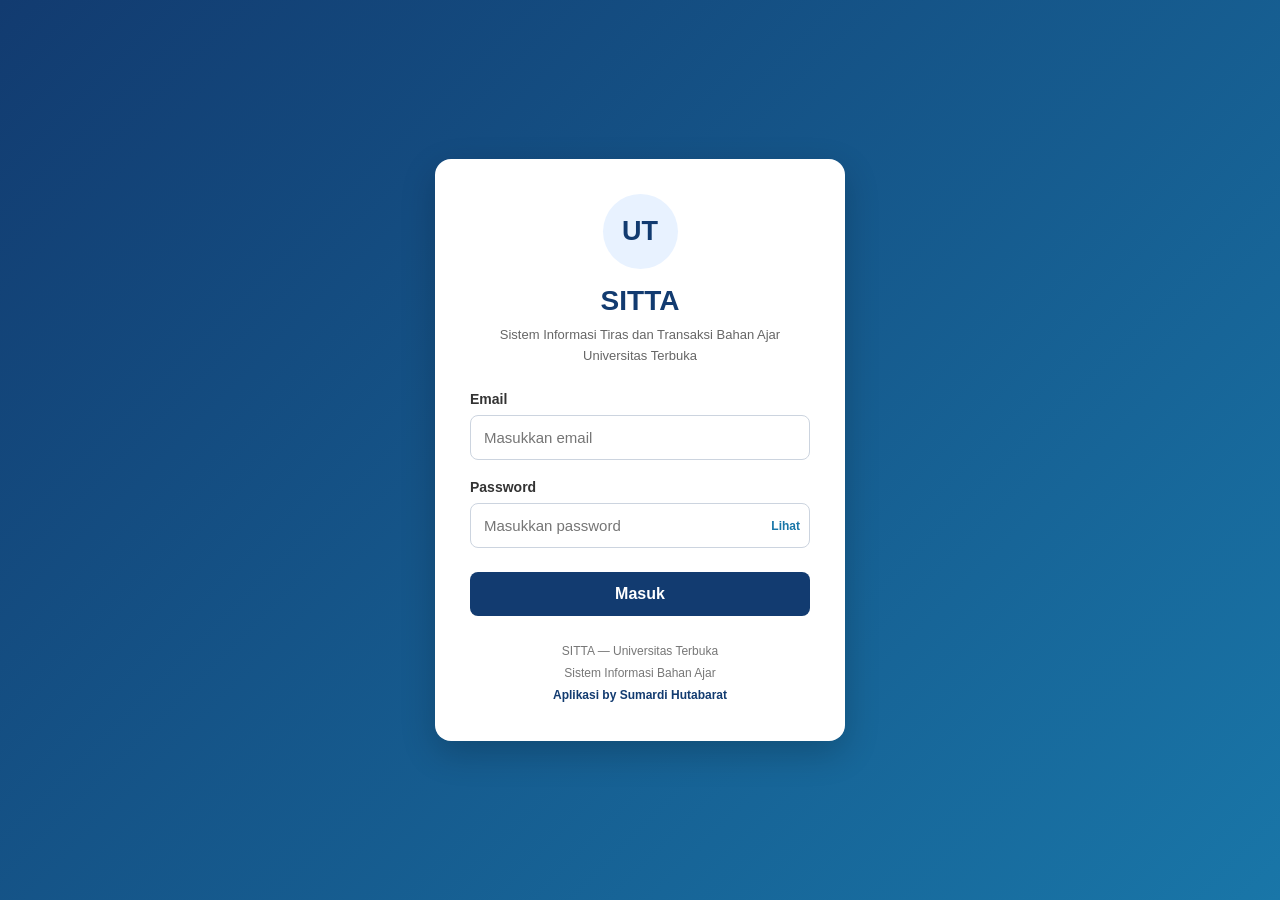
<file: login.html>
<!DOCTYPE html>
<html lang="id">
<head>
    <meta charset="UTF-8">
    <meta name="viewport" content="width=device-width, initial-scale=1.0">
    <meta name="theme-color" content="#123b70">

    <title>Login SITTA | Universitas Terbuka</title>

    <style>
        * {
            box-sizing: border-box;
            margin: 0;
            padding: 0;
        }

        body {
            font-family: Arial, Helvetica, sans-serif;
            min-height: 100vh;
            display: flex;
            align-items: center;
            justify-content: center;
            padding: 20px;
            background: linear-gradient(135deg, #123b70, #1976a8);
        }

        .login-container {
            width: 100%;
            max-width: 410px;
            background: #fff;
            padding: 35px;
            border-radius: 16px;
            box-shadow: 0 12px 35px rgba(0, 0, 0, 0.2);
        }

        .logo {
            width: 75px;
            height: 75px;
            margin: 0 auto 16px;
            display: flex;
            justify-content: center;
            align-items: center;
            border-radius: 50%;
            background: #e8f2ff;
            color: #123b70;
            font-size: 27px;
            font-weight: bold;
        }

        h1 {
            color: #123b70;
            text-align: center;
            font-size: 28px;
            margin-bottom: 8px;
        }

        .subtitle {
            text-align: center;
            color: #666;
            font-size: 13px;
            line-height: 1.6;
            margin-bottom: 25px;
        }

        .form-group {
            margin-bottom: 19px;
        }

        label {
            display: block;
            margin-bottom: 8px;
            color: #333;
            font-size: 14px;
            font-weight: bold;
        }

        input {
            width: 100%;
            padding: 13px;
            border: 1px solid #ccd4df;
            border-radius: 8px;
            font-size: 15px;
            outline: none;
        }

        input:focus {
            border-color: #1976a8;
            box-shadow: 0 0 0 3px rgba(25, 118, 168, 0.12);
        }

        .password-wrapper {
            position: relative;
        }

        .password-wrapper input {
            padding-right: 90px;
        }

        .toggle-password {
            position: absolute;
            right: 10px;
            top: 50%;
            transform: translateY(-50%);
            border: none;
            background: transparent;
            color: #1976a8;
            cursor: pointer;
            font-size: 12px;
            font-weight: bold;
        }

        .login-button {
            width: 100%;
            padding: 13px;
            margin-top: 5px;
            border: none;
            border-radius: 8px;
            background: #123b70;
            color: white;
            font-size: 16px;
            font-weight: bold;
            cursor: pointer;
            transition: background 0.2s;
        }

        .login-button:hover {
            background: #1976a8;
        }

        .login-button:disabled {
            background: #8996a8;
            cursor: not-allowed;
        }

        .message {
            display: none;
            padding: 12px;
            margin-bottom: 18px;
            border-radius: 8px;
            font-size: 13px;
            line-height: 1.5;
            overflow-wrap: anywhere;
        }

        .message.error {
            display: block;
            color: #842029;
            background: #f8d7da;
        }

        .message.success {
            display: block;
            color: #0f5132;
            background: #d1e7dd;
        }

        .message.info {
            display: block;
            color: #084298;
            background: #cfe2ff;
        }

        .footer {
            margin-top: 25px;
            text-align: center;
            color: #777;
            font-size: 12px;
            line-height: 1.8;
        }

        .footer strong {
            color: #123b70;
        }

        @media (max-width: 480px) {
            .login-container {
                padding: 26px 21px;
            }
        }
    </style>
</head>

<body>
    <main class="login-container">
        <div class="logo">UT</div>

        <h1>SITTA</h1>

        <p class="subtitle">
            Sistem Informasi Tiras dan Transaksi Bahan Ajar
            <br>
            Universitas Terbuka
        </p>

        <div
            id="pesan"
            class="message"
            role="status"
            aria-live="polite"
        ></div>

        <form id="formLogin">
            <div class="form-group">
                <label for="email">Email</label>
                <input
                    type="email"
                    id="email"
                    name="email"
                    placeholder="Masukkan email"
                    autocomplete="username"
                    required
                >
            </div>

            <div class="form-group">
                <label for="password">Password</label>

                <div class="password-wrapper">
                    <input
                        type="password"
                        id="password"
                        name="password"
                        placeholder="Masukkan password"
                        autocomplete="current-password"
                        required
                    >

                    <button
                        type="button"
                        id="togglePassword"
                        class="toggle-password"
                        aria-label="Tampilkan password"
                    >
                        Lihat
                    </button>
                </div>
            </div>

            <button
                type="submit"
                id="tombolLogin"
                class="login-button"
            >
                Masuk
            </button>
        </form>

        <div class="footer">
            SITTA — Universitas Terbuka
            <br>
            Sistem Informasi Bahan Ajar
            <br>
            <strong>Aplikasi by Sumardi Hutabarat</strong>
        </div>
    </main>

    <!--
        Pastikan data.js berada satu folder dengan login.html.
        data.js harus berisi JavaScript saja, tanpa tag script HTML.
    -->
    <script     src="/data.js?v=20261014"     onerror="window.dataJsGagal = true;" ></script>

    <script>
        (function () {
            "use strict";

            const formLogin = document.getElementById("formLogin");
            const inputEmail = document.getElementById("email");
            const inputPassword = document.getElementById("password");
            const tombolLogin = document.getElementById("tombolLogin");
            const pesan = document.getElementById("pesan");
            const togglePassword = document.getElementById("togglePassword");

            function tampilkanPesan(teks, jenis) {
                pesan.textContent = teks;
                pesan.className = "message " + jenis;
            }

            function ambilDataPengguna() {
                if (Array.isArray(window.dataPengguna)) {
                    return window.dataPengguna;
                }

                return null;
            }
console.log("Alamat halaman:", window.location.href);
console.log("Data pengguna tersedia:", Array.isArray(window.dataPengguna));
console.log("Isi data pengguna:", window.dataPengguna);
            function periksaData() {
    const daftarPengguna = window.dataPengguna;

    if (window.dataJsGagal) {
        tombolLogin.disabled = true;

        tampilkanPesan(
            "File data.js gagal dimuat. Periksa lokasi file dan deployment Vercel.",
            "error"
        );

        console.error("SITTA: file data.js gagal dimuat.");
        return false;
    }

    if (!Array.isArray(daftarPengguna)) {
        tombolLogin.disabled = true;

        tampilkanPesan(
            "File data.js terbuka, tetapi dataPengguna tidak ditemukan. " +
            "Pastikan isi file data.js benar dan tidak ada error JavaScript.",
            "error"
        );

        console.error(
            "SITTA: window.dataPengguna tidak tersedia.",
            window.dataPengguna
        );

        return false;
    }

    if (daftarPengguna.length === 0) {
        tombolLogin.disabled = true;

        tampilkanPesan(
            "Data pengguna kosong. Periksa isi file data.js.",
            "error"
        );

        return false;
    }

    tombolLogin.disabled = false;
    pesan.className = "message";

    console.log(
        "SITTA: data.js berhasil dimuat. Jumlah pengguna:",
        daftarPengguna.length
    );

    return true;
}
            togglePassword.addEventListener("click", function () {
                const akanDitampilkan = inputPassword.type === "password";

                inputPassword.type = akanDitampilkan ? "text" : "password";
                togglePassword.textContent = akanDitampilkan
                    ? "Sembunyikan"
                    : "Lihat";

                togglePassword.setAttribute(
                    "aria-label",
                    akanDitampilkan
                        ? "Sembunyikan password"
                        : "Tampilkan password"
                );
            });

            formLogin.addEventListener("submit", function (event) {
                event.preventDefault();

                if (!periksaData()) {
                    return;
                }

                const email = inputEmail.value.trim().toLowerCase();
                const password = inputPassword.value;

                const daftarPengguna = ambilDataPengguna();

                const pengguna = daftarPengguna.find(function (user) {
                    return (
                        String(user.email || "").trim().toLowerCase() === email &&
                        String(user.password || "") === password
                    );
                });

                if (!pengguna) {
                    tampilkanPesan(
                        "Email atau password tidak sesuai. Silakan periksa kembali.",
                        "error"
                    );

                    inputPassword.focus();
                    return;
                }

                // Jangan menyimpan password dalam data sesi.
                const sesiPengguna = {
                    id: pengguna.id,
                    nama: pengguna.nama,
                    email: pengguna.email,
                    role: pengguna.role,
                    lokasi: pengguna.lokasi
                };

                try {
                    sessionStorage.setItem(
                        "sittaPenggunaAktif",
                        JSON.stringify(sesiPengguna)
                    );
                } catch (error) {
                    console.error("SITTA: gagal menyimpan sesi.", error);

                    tampilkanPesan(
                        "Sesi login tidak dapat disimpan. Periksa pengaturan browser.",
                        "error"
                    );

                    return;
                }

                tampilkanPesan(
                    "Login berhasil. Membuka dashboard...",
                    "success"
                );

                tombolLogin.disabled = true;

                window.location.href = "./dashboard.html";
            });

            // Periksa apakah data sudah tersedia saat halaman dibuka.
            periksaData();
        })();
    </script>
</body>
</html>
</file>
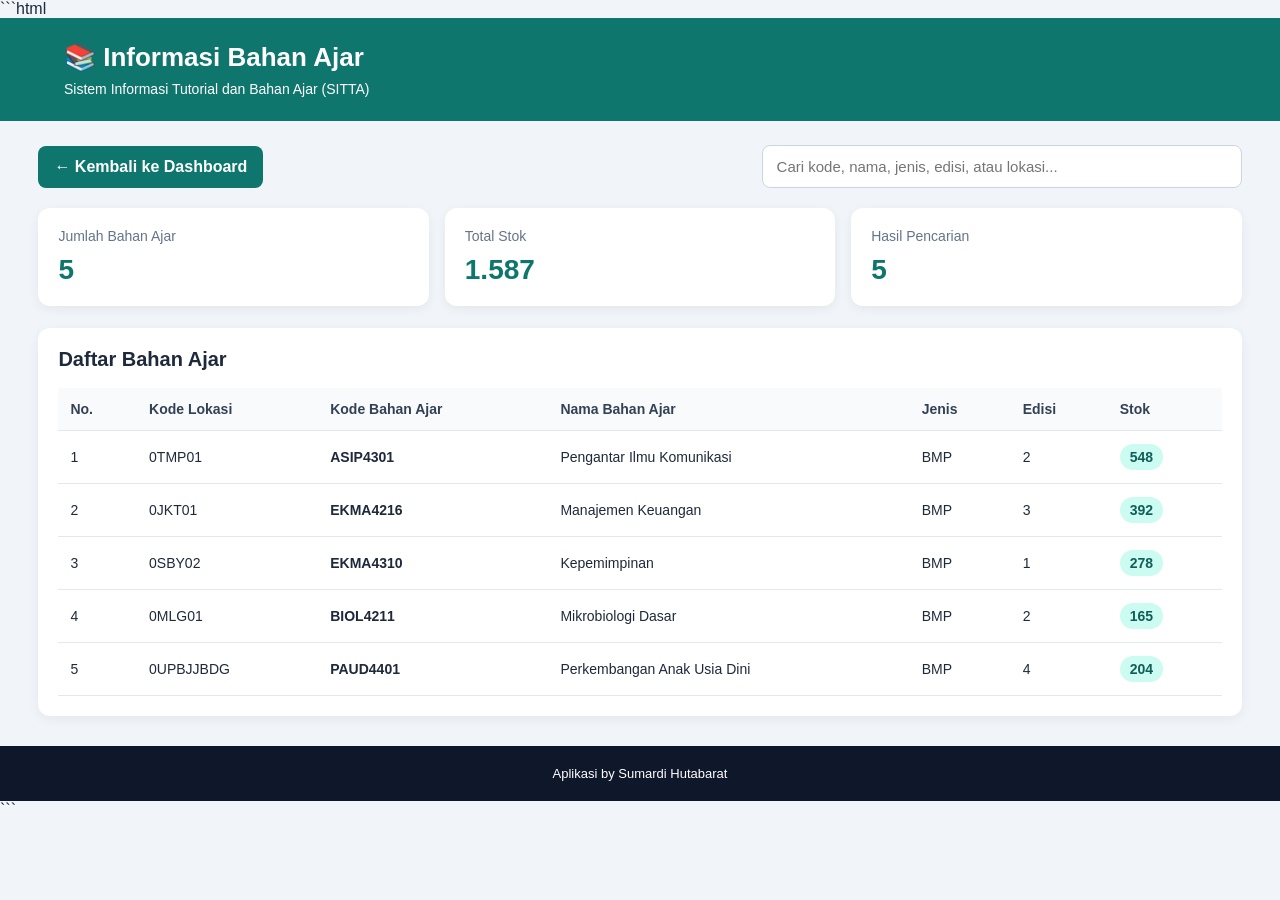
<file: stok.html>
```html
<!DOCTYPE html>
<html lang="id">
<head>
  <meta charset="UTF-8">
  <meta name="viewport" content="width=device-width, initial-scale=1">
  <title>Informasi Bahan Ajar - SITTA</title>

  <style>
    * {
      box-sizing: border-box;
    }

    body {
      margin: 0;
      font-family: Arial, sans-serif;
      background: #f1f5f9;
      color: #1e293b;
    }

    header {
      padding: 24px 5%;
      background: #0f766e;
      color: white;
    }

    header h1 {
      margin: 0 0 8px;
      font-size: 26px;
    }

    header p {
      margin: 0;
      font-size: 14px;
    }

    main {
      width: 94%;
      max-width: 1250px;
      margin: 24px auto;
    }

    .toolbar {
      display: flex;
      align-items: center;
      justify-content: space-between;
      flex-wrap: wrap;
      gap: 12px;
      margin-bottom: 20px;
    }

    .btn {
      display: inline-block;
      padding: 12px 16px;
      border: none;
      border-radius: 8px;
      background: #0f766e;
      color: white;
      text-decoration: none;
      cursor: pointer;
      font-weight: bold;
    }

    .btn:hover {
      background: #115e59;
    }

    #pencarian {
      flex: 1;
      min-width: 240px;
      max-width: 480px;
      padding: 12px 14px;
      border: 1px solid #cbd5e1;
      border-radius: 8px;
      font-size: 15px;
    }

    .ringkasan {
      display: grid;
      grid-template-columns: repeat(auto-fit, minmax(190px, 1fr));
      gap: 16px;
      margin-bottom: 22px;
    }

    .kartu {
      padding: 20px;
      border-radius: 12px;
      background: white;
      box-shadow: 0 3px 12px rgba(0, 0, 0, .06);
    }

    .kartu p {
      margin: 0 0 10px;
      color: #64748b;
      font-size: 14px;
    }

    .angka {
      color: #0f766e;
      font-size: 28px;
      font-weight: bold;
    }

    .panel {
      padding: 20px;
      border-radius: 12px;
      background: white;
      box-shadow: 0 3px 12px rgba(0, 0, 0, .06);
    }

    .panel h2 {
      margin-top: 0;
      font-size: 20px;
    }

    .table-wrap {
      overflow-x: auto;
    }

    table {
      width: 100%;
      min-width: 950px;
      border-collapse: collapse;
    }

    th, td {
      padding: 13px 12px;
      border-bottom: 1px solid #e2e8f0;
      text-align: left;
      font-size: 14px;
    }

    th {
      background: #f8fafc;
      color: #334155;
      white-space: nowrap;
    }

    tbody tr:hover {
      background: #f8fafc;
    }

    .stok {
      display: inline-block;
      padding: 5px 10px;
      border-radius: 20px;
      background: #ccfbf1;
      color: #115e59;
      font-weight: bold;
    }

    .kosong {
      padding: 24px;
      text-align: center;
      color: #64748b;
    }

    #pesan {
      display: none;
      margin-bottom: 18px;
      padding: 14px;
      border-radius: 8px;
      background: #fee2e2;
      color: #991b1b;
    }

    footer {
      margin-top: 30px;
      padding: 20px;
      background: #0f172a;
      color: white;
      text-align: center;
      font-size: 13px;
    }

    @media (max-width: 600px) {
      header h1 {
        font-size: 21px;
      }

      .panel {
        padding: 14px;
      }

      #pencarian {
        max-width: none;
      }
    }
  </style>
</head>

<body>
  <header>
    <h1>📚 Informasi Bahan Ajar</h1>
    <p>Sistem Informasi Tutorial dan Bahan Ajar (SITTA)</p>
  </header>

  <main>
    <div class="toolbar">
      <a class="btn" href="./dashboard.html">← Kembali ke Dashboard</a>

      <input
        type="search"
        id="pencarian"
        placeholder="Cari kode, nama, jenis, edisi, atau lokasi..."
        aria-label="Cari bahan ajar"
      >
    </div>

    <div id="pesan" role="alert"></div>

    <section class="ringkasan">
      <div class="kartu">
        <p>Jumlah Bahan Ajar</p>
        <div class="angka" id="jumlahBahan">0</div>
      </div>

      <div class="kartu">
        <p>Total Stok</p>
        <div class="angka" id="totalStok">0</div>
      </div>

      <div class="kartu">
        <p>Hasil Pencarian</p>
        <div class="angka" id="jumlahHasil">0</div>
      </div>
    </section>

    <section class="panel">
      <h2>Daftar Bahan Ajar</h2>

      <div class="table-wrap">
        <table>
          <thead>
            <tr>
              <th>No.</th>
              <th>Kode Lokasi</th>
              <th>Kode Bahan Ajar</th>
              <th>Nama Bahan Ajar</th>
              <th>Jenis</th>
              <th>Edisi</th>
              <th>Stok</th>
            </tr>
          </thead>

          <tbody id="tabelBahanAjar">
            <tr>
              <td colspan="7" class="kosong">Memuat data...</td>
            </tr>
          </tbody>
        </table>
      </div>
    </section>
  </main>

  <footer>Aplikasi by Sumardi Hutabarat</footer>

  <script src="./data.js"></script>

  <script>
    (function () {
      "use strict";

      const tabel = document.getElementById("tabelBahanAjar");
      const pencarian = document.getElementById("pencarian");
      const pesan = document.getElementById("pesan");

      const formatAngka = new Intl.NumberFormat("id-ID");

      function aman(teks) {
        return String(teks ?? "-")
          .replace(/&/g, "&amp;")
          .replace(/</g, "&lt;")
          .replace(/>/g, "&gt;")
          .replace(/"/g, "&quot;")
          .replace(/'/g, "&#039;");
      }

      function render() {
        if (!Array.isArray(window.dataBahanAjar)) {
          pesan.textContent =
            "Data bahan ajar tidak ditemukan. Periksa file data.js.";
          pesan.style.display = "block";

          tabel.innerHTML =
            '<tr><td colspan="7" class="kosong">' +
            'Data gagal dimuat.</td></tr>';

          return;
        }

        pesan.style.display = "none";

        const data = window.dataBahanAjar;
        const kata = pencarian.value.trim().toLowerCase();

        document.getElementById("jumlahBahan").textContent =
          formatAngka.format(data.length);

        document.getElementById("totalStok").textContent =
          formatAngka.format(
            data.reduce(function (total, item) {
              return total + (Number(item.stok) || 0);
            }, 0)
          );

        const hasil = data.filter(function (item) {
          const kolom = [
            item.kodeLokasi,
            item.kodeBarang,
            item.namaBarang,
            item.jenisBarang,
            item.edisi,
            item.stok
          ];

          return kolom.some(function (nilai) {
            return String(nilai ?? "")
              .toLowerCase()
              .includes(kata);
          });
        });

        document.getElementById("jumlahHasil").textContent =
          formatAngka.format(hasil.length);

        if (hasil.length === 0) {
          tabel.innerHTML =
            '<tr><td colspan="7" class="kosong">' +
            'Bahan ajar tidak ditemukan.</td></tr>';
          return;
        }

        tabel.innerHTML = hasil.map(function (item, indeks) {
          return `
            <tr>
              <td>${indeks + 1}</td>
              <td>${aman(item.kodeLokasi)}</td>
              <td><strong>${aman(item.kodeBarang)}</strong></td>
              <td>${aman(item.namaBarang)}</td>
              <td>${aman(item.jenisBarang)}</td>
              <td>${aman(item.edisi)}</td>
              <td><span class="stok">${
                formatAngka.format(Number(item.stok) || 0)
              }</span></td>
            </tr>
          `;
        }).join("");
      }

      pencarian.addEventListener("input", render);
      render();
    })();
  </script>
</body>
</html>
```
</file>
